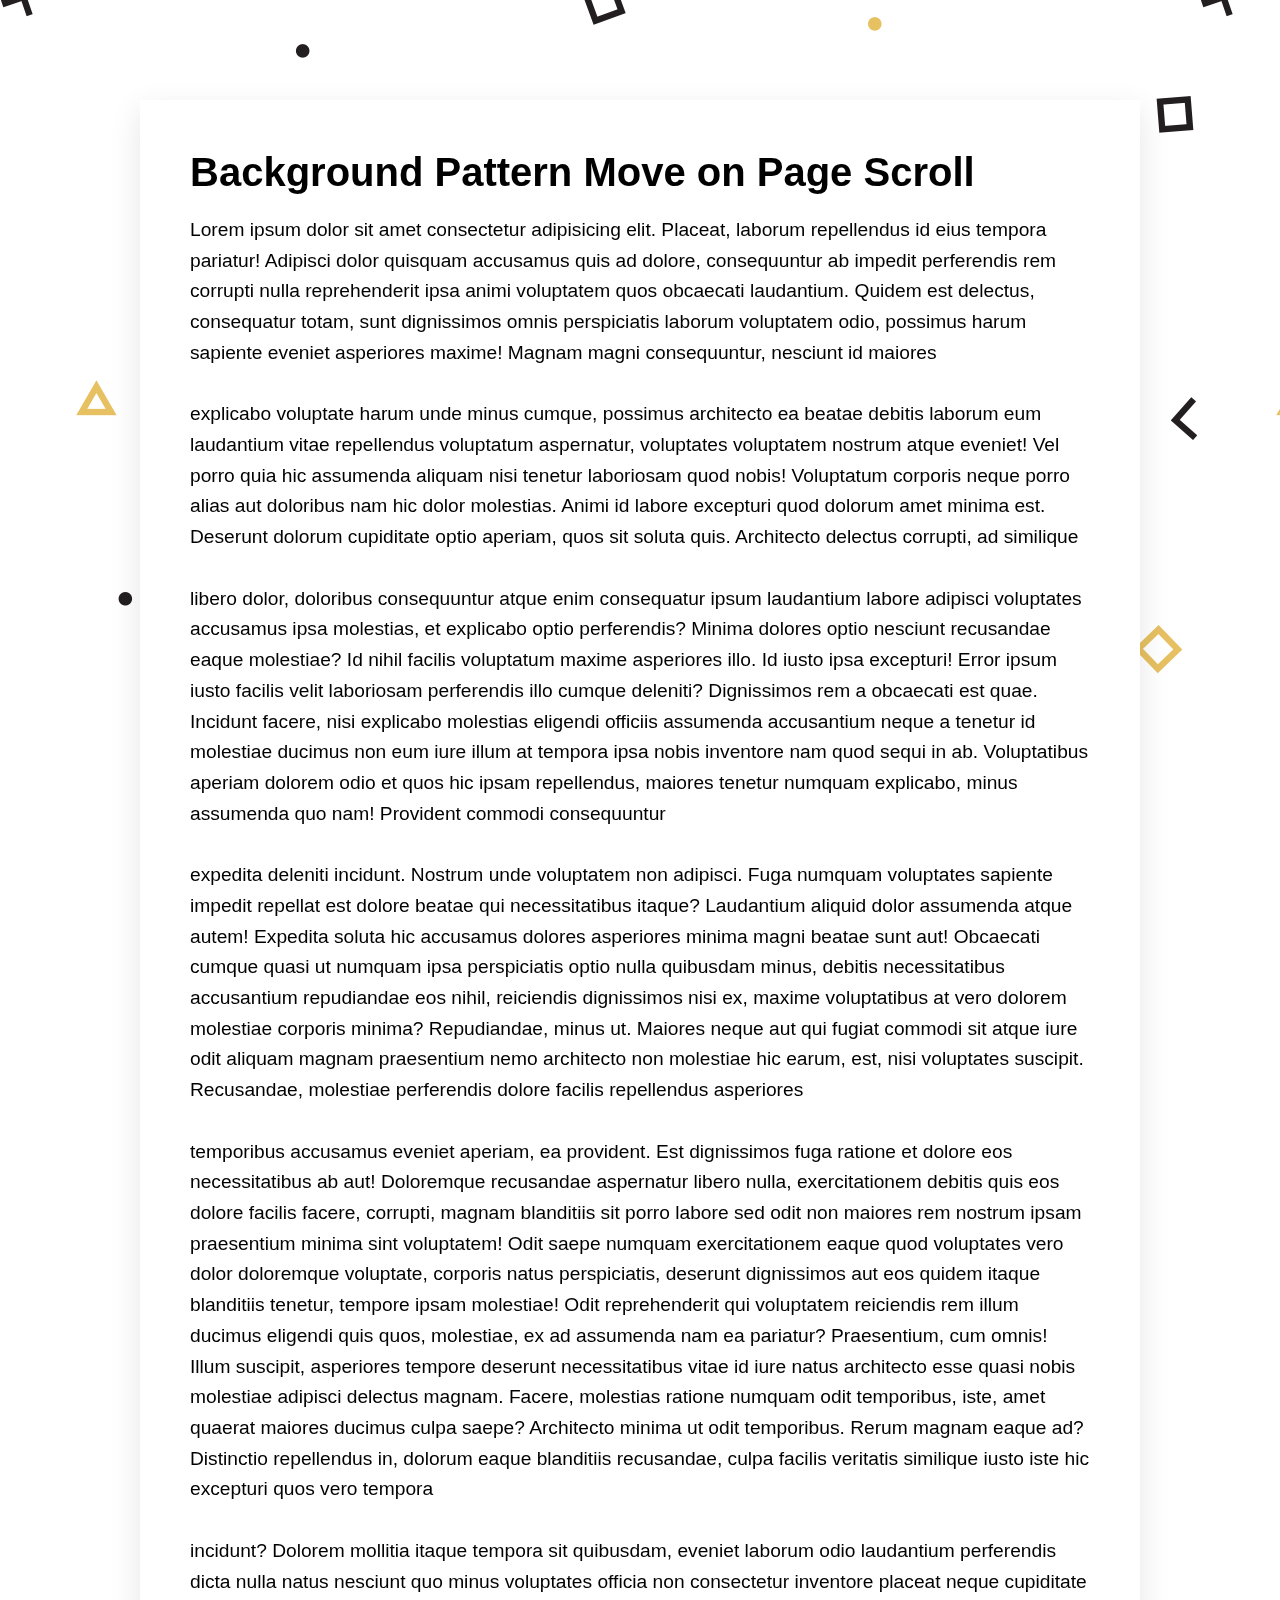
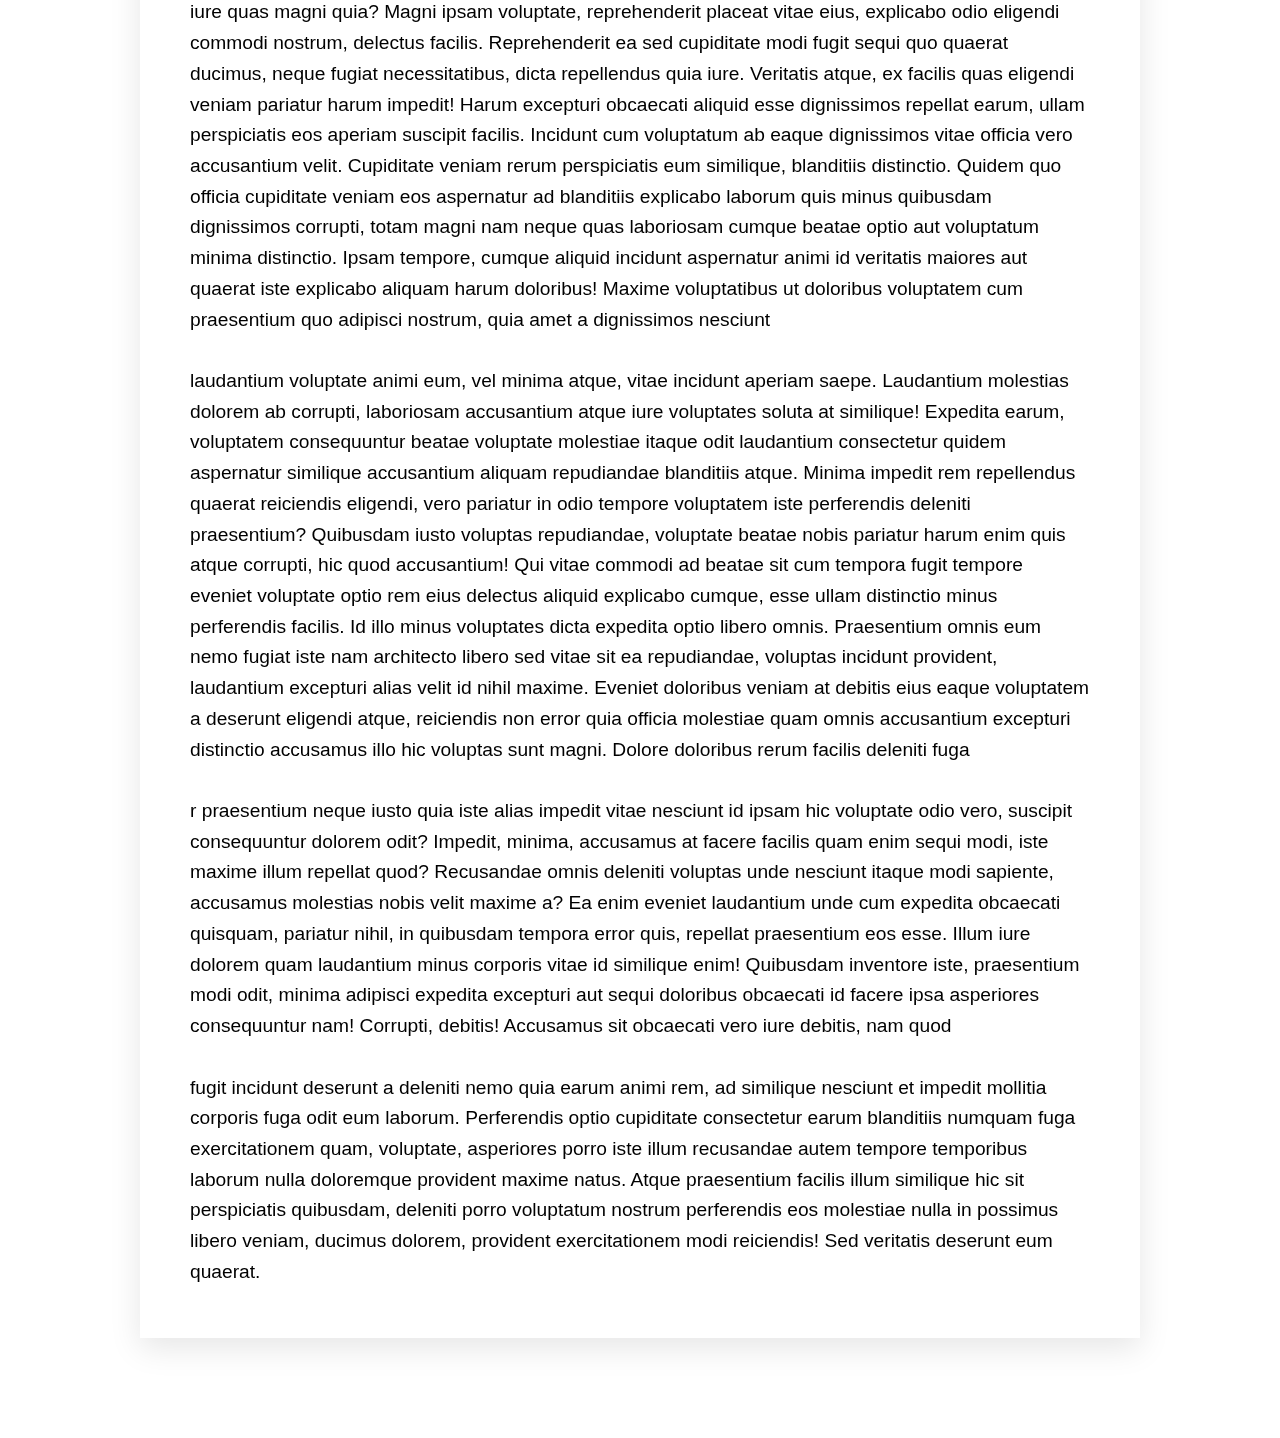
<file: Background Image Move on Page Scroll/index.html>
<!DOCTYPE html>
<html lang="en">
<head>
    <meta charset="UTF-8">
    <meta http-equiv="X-UA-Compatible" content="IE=edge">
    <meta name="viewport" content="width=device-width, initial-scale=1.0">
    <title>Background Pattern Move on Page Scroll</title>
    <link rel="stylesheet" href="style.css">
</head>
<body>
    <div id="bg"></div>
    <div class="wrapper">
        <h2>Background Pattern Move on Page Scroll</h2>
        <p>Lorem ipsum dolor sit amet consectetur adipisicing elit. Placeat, laborum repellendus id eius tempora pariatur! Adipisci dolor quisquam accusamus quis ad dolore, consequuntur ab impedit perferendis rem corrupti nulla reprehenderit ipsa animi voluptatem quos obcaecati laudantium. Quidem est delectus, consequatur totam, sunt dignissimos omnis perspiciatis laborum voluptatem odio, possimus harum sapiente eveniet asperiores maxime! Magnam magni consequuntur, nesciunt id maiores <br> <br> explicabo voluptate harum unde minus cumque, possimus architecto ea beatae debitis laborum eum laudantium vitae repellendus voluptatum aspernatur, voluptates voluptatem nostrum atque eveniet! Vel porro quia hic assumenda aliquam nisi tenetur laboriosam quod nobis! Voluptatum corporis neque porro alias aut doloribus nam hic dolor molestias. Animi id labore excepturi quod dolorum amet minima est. Deserunt dolorum cupiditate optio aperiam, quos sit soluta quis. Architecto delectus corrupti, ad similique <br> <br> libero dolor, doloribus consequuntur atque enim consequatur ipsum laudantium labore adipisci voluptates accusamus ipsa molestias, et explicabo optio perferendis? Minima dolores optio nesciunt recusandae eaque molestiae? Id nihil facilis voluptatum maxime asperiores illo. Id iusto ipsa excepturi! Error ipsum iusto facilis velit laboriosam perferendis illo cumque deleniti? Dignissimos rem a obcaecati est quae. Incidunt facere, nisi explicabo molestias eligendi officiis assumenda accusantium neque a tenetur id molestiae ducimus non eum iure illum at tempora ipsa nobis inventore nam quod sequi in ab. Voluptatibus aperiam dolorem odio et quos hic ipsam repellendus, maiores tenetur numquam explicabo, minus assumenda quo nam! Provident commodi consequuntur <br> <br> expedita deleniti incidunt. Nostrum unde voluptatem non adipisci. Fuga numquam voluptates sapiente impedit repellat est dolore beatae qui necessitatibus itaque? Laudantium aliquid dolor assumenda atque autem! Expedita soluta hic accusamus dolores asperiores minima magni beatae sunt aut! Obcaecati cumque quasi ut numquam ipsa perspiciatis optio nulla quibusdam minus, debitis necessitatibus accusantium repudiandae eos nihil, reiciendis dignissimos nisi ex, maxime voluptatibus at vero dolorem molestiae corporis minima? Repudiandae, minus ut. Maiores neque aut qui fugiat commodi sit atque iure odit aliquam magnam praesentium nemo architecto non molestiae hic earum, est, nisi voluptates suscipit. Recusandae, molestiae perferendis dolore facilis repellendus asperiores <br> <br> temporibus accusamus eveniet aperiam, ea provident. Est dignissimos fuga ratione et dolore eos necessitatibus ab aut! Doloremque recusandae aspernatur libero nulla, exercitationem debitis quis eos dolore facilis facere, corrupti, magnam blanditiis sit porro labore sed odit non maiores rem nostrum ipsam praesentium minima sint voluptatem! Odit saepe numquam exercitationem eaque quod voluptates vero dolor doloremque voluptate, corporis natus perspiciatis, deserunt dignissimos aut eos quidem itaque blanditiis tenetur, tempore ipsam molestiae! Odit reprehenderit qui voluptatem reiciendis rem illum ducimus eligendi quis quos, molestiae, ex ad assumenda nam ea pariatur? Praesentium, cum omnis! Illum suscipit, asperiores tempore deserunt necessitatibus vitae id iure natus architecto esse quasi nobis molestiae adipisci delectus magnam. Facere, molestias ratione numquam odit temporibus, iste, amet quaerat maiores ducimus culpa saepe? Architecto minima ut odit temporibus. Rerum magnam eaque ad? Distinctio repellendus in, dolorum eaque blanditiis recusandae, culpa facilis veritatis similique iusto iste hic excepturi quos vero tempora <br> <br> incidunt? Dolorem mollitia itaque tempora sit quibusdam, eveniet laborum odio laudantium perferendis dicta nulla natus nesciunt quo minus voluptates officia non consectetur inventore placeat neque cupiditate iure quas magni quia? Magni ipsam voluptate, reprehenderit placeat vitae eius, explicabo odio eligendi commodi nostrum, delectus facilis. Reprehenderit ea sed cupiditate modi fugit sequi quo quaerat ducimus, neque fugiat necessitatibus, dicta repellendus quia iure. Veritatis atque, ex facilis quas eligendi veniam pariatur harum impedit! Harum excepturi obcaecati aliquid esse dignissimos repellat earum, ullam perspiciatis eos aperiam suscipit facilis. Incidunt cum voluptatum ab eaque dignissimos vitae officia vero accusantium velit. Cupiditate veniam rerum perspiciatis eum similique, blanditiis distinctio. Quidem quo officia cupiditate veniam eos aspernatur ad blanditiis explicabo laborum quis minus quibusdam dignissimos corrupti, totam magni nam neque quas laboriosam cumque beatae optio aut voluptatum minima distinctio. Ipsam tempore, cumque aliquid incidunt aspernatur animi id veritatis maiores aut quaerat iste explicabo aliquam harum doloribus! Maxime voluptatibus ut doloribus voluptatem cum praesentium quo adipisci nostrum, quia amet a dignissimos nesciunt <br> <br> laudantium voluptate animi eum, vel minima atque, vitae incidunt aperiam saepe. Laudantium molestias dolorem ab corrupti, laboriosam accusantium atque iure voluptates soluta at similique! Expedita earum, voluptatem consequuntur beatae voluptate molestiae itaque odit laudantium consectetur quidem aspernatur similique accusantium aliquam repudiandae blanditiis atque. Minima impedit rem repellendus quaerat reiciendis eligendi, vero pariatur in odio tempore voluptatem iste perferendis deleniti praesentium? Quibusdam iusto voluptas repudiandae, voluptate beatae nobis pariatur harum enim quis atque corrupti, hic quod accusantium! Qui vitae commodi ad beatae sit cum tempora fugit tempore eveniet voluptate optio rem eius delectus aliquid explicabo cumque, esse ullam distinctio minus perferendis facilis. Id illo minus voluptates dicta expedita optio libero omnis. Praesentium omnis eum nemo fugiat iste nam architecto libero sed vitae sit ea repudiandae, voluptas incidunt provident, laudantium excepturi alias velit id nihil maxime. Eveniet doloribus veniam at debitis eius eaque voluptatem a deserunt eligendi atque, reiciendis non error quia officia molestiae quam omnis accusantium excepturi distinctio accusamus illo hic voluptas sunt magni. Dolore doloribus rerum facilis deleniti fuga <br> <br> r praesentium neque iusto quia iste alias impedit vitae nesciunt id ipsam hic voluptate odio vero, suscipit consequuntur dolorem odit? Impedit, minima, accusamus at facere facilis quam enim sequi modi, iste maxime illum repellat quod? Recusandae omnis deleniti voluptas unde nesciunt itaque modi sapiente, accusamus molestias nobis velit maxime a? Ea enim eveniet laudantium unde cum expedita obcaecati quisquam, pariatur nihil, in quibusdam tempora error quis, repellat praesentium eos esse. Illum iure dolorem quam laudantium minus corporis vitae id similique enim! Quibusdam inventore iste, praesentium modi odit, minima adipisci expedita excepturi aut sequi doloribus obcaecati id facere ipsa asperiores consequuntur nam! Corrupti, debitis! Accusamus sit obcaecati vero iure debitis, nam quod <br> <br> fugit incidunt deserunt a deleniti nemo quia earum animi rem, ad similique nesciunt et impedit mollitia corporis fuga odit eum laborum. Perferendis optio cupiditate consectetur earum blanditiis numquam fuga exercitationem quam, voluptate, asperiores porro iste illum recusandae autem tempore temporibus laborum nulla doloremque provident maxime natus. Atque praesentium facilis illum similique hic sit perspiciatis quibusdam, deleniti porro voluptatum nostrum perferendis eos molestiae nulla in possimus libero veniam, ducimus dolorem, provident exercitationem modi reiciendis! Sed veritatis deserunt eum quaerat.</p>
        <script type="text/javascript">
            var bgPattern = document.getElementById("bg")
            window.addEventListener("scroll", function(){
                bgPattern.style.backgroundPosition = +window.pageYOffset+"px";
            })
        </script>
    </div>
</body>
</html>
</file>
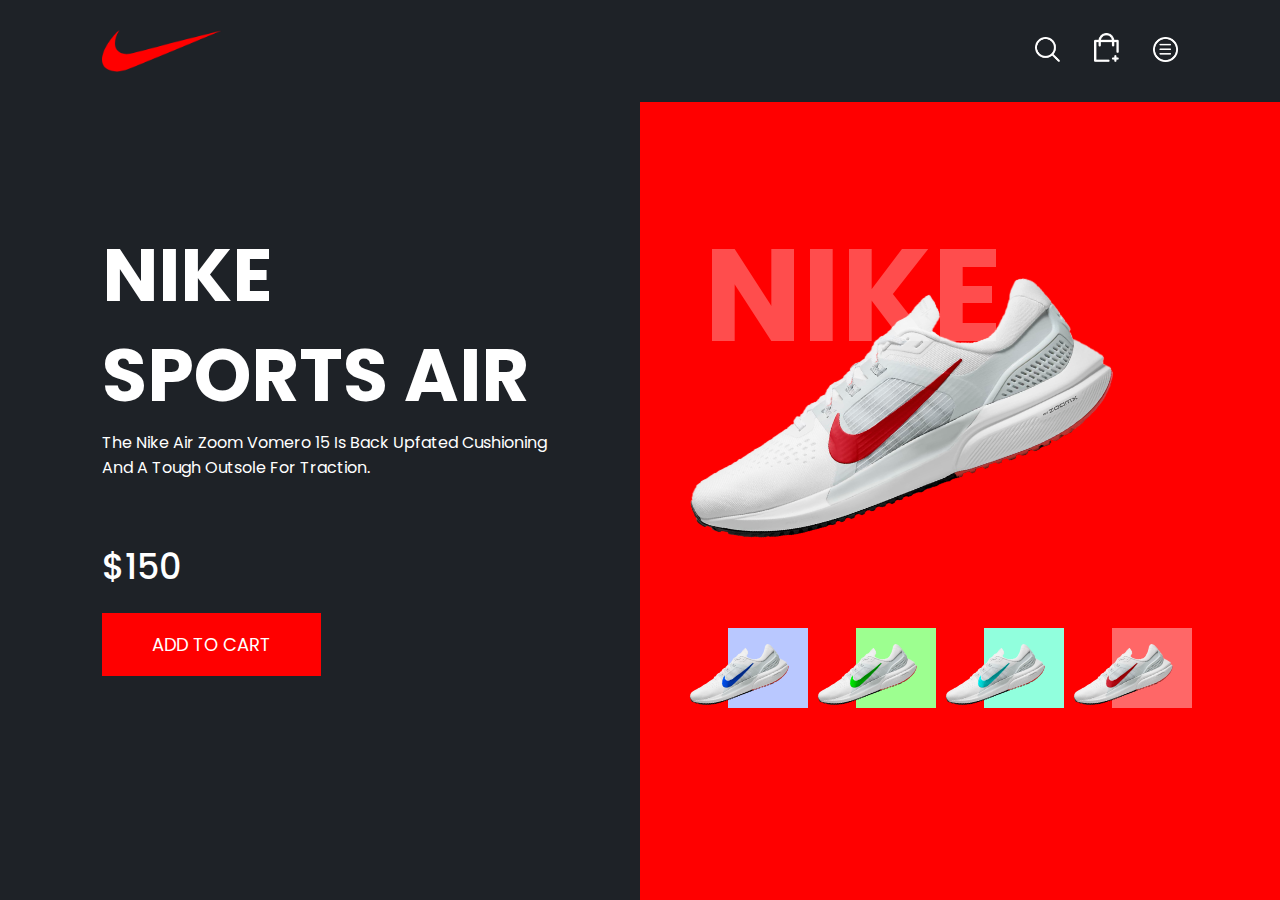
<file: Nike shopping page/index.html>
<!DOCTYPE html>
<html lang="en">
<head>
    <meta charset="UTF-8">
    <meta http-equiv="X-UA-Compatible" content="IE=edge">
    <meta name="viewport" content="width=device-width, initial-scale=1.0">
    <link rel="preconnect" href="https://fonts.googleapis.com">
    <link rel="preconnect" href="https://fonts.gstatic.com" crossorigin>
    <link href="https://fonts.googleapis.com/css2?family=Poppins:ital,wght@1,700&display=swap" rel="stylesheet">
    <link rel="stylesheet" href="styles.css">
    <title>Nike</title>
</head>
<body>
    <div class="container">
        <nav>
            <img src="img/logo.png" class="logo">
            <div class="nav-icons">
                <img src="img/search.png" alt="">
                <img src="img/cart.png" alt="">
                <img src="img/menu.png" alt="">
            </div>
        </nav>

        <div class="row">
            <div class="col-1">
                <h1>NIKE <br> SPORTS AIR</h1>
                <p>The Nike Air Zoom Vomero 15 Is Back Upfated Cushioning <br> And A Tough Outsole For Traction.</p>
                <h2>$150</h2>
                <button type="button">ADD TO CART</button>
            </div>
            <div class="col-2">
                <div class="feature-img">
                    <img src="img/nike.png" alt="">
                </div>
                <div class="small-img-row">
                    <div class="small-img"><img src="img/nike-b.png" alt=""></div>
                    <div class="small-img"><img src="img/nike-g.png" alt=""></div>
                    <div class="small-img"><img src="img/nike-s.png" alt=""></div>
                    <div class="small-img"><img src="img/nike.png" alt=""></div>
                </div>
                <h2>NIKE</h2>
            </div>
        </div>

    </div>
</body>
</html>
</file>
<file: Background Image Move on Page Scroll/style.css>
*{
    margin: 0;
    padding: 0;
    box-sizing: border-box;
    font-family: 'Poppins', sans-serif;
}
#bg{
    position: fixed;
    top: 0;
    left: 0;
    width: 100%;
    height: 100%;
    background: url(pattern.png);
    background-repeat: repeat;
    background-size: 1200px;
}
.wrapper{
    position: relative;
    width: 1000px;
    margin: 100px auto;
    z-index: 1;
    background: #fff;
    padding: 50px;
    box-shadow: 0 10px 30px rgba(0, 0, 0, 0.1);
}
.wrapper h2{ 
    font-size: 2.5em;
    margin-bottom: 20px;
}
.wrapper p{ 
    font-size: 1.2em;
    line-height: 1.6em;
}
</file>
<file: Nike shopping page/styles.css>
* {
    margin: 0;
    padding: 0;
    box-sizing: border-box;
    font-family: 'Poppins', sans-serif;
}
.container{
    width: 100%;
    height: 100vh;
    background: #1e2227;
    color: #fff;
}
nav{
    display: flex;
    align-items: center;
    justify-content: space-between;
    padding: 30px 8%;
    position: fixed;
    top: 0;
    width: 100%;
    background: #1e2227;
    z-index: 1;
}
.logo{
    width: 120px;
    cursor: pointer;
}
.nav-icons img{
    width: 25px;
    margin-left: 30px;
    cursor: pointer;
}
.row{
    height: 100%;
    width: 100%;
    display: flex;
}
.col-1, .col-2{
    flex-basis: 50%;
    height: 100%;
    display: flex;
    justify-content: center;
    flex-direction: column;
}
.col-2{
    background: red;
    padding-top: 8%;
    position: relative;
}
.col-1{
    padding-left: 8%;
}
.col-1 h1{
    font-size: 74px;
    line-height: 100px;
    margin-bottom: 5px;
}
.col-1 h2{
    font-size: 35px;
    margin-top: 60px;
    font-weight: 500;
}
button{
    display: inline-block;
    width: fit-content;
    padding: 18px 50px;
    background: red;
    border: none;
    color: #fff;
    font-size: 18px;
    margin-top: 20px;
    cursor: pointer;
    transition: transform 0.5s;
}
feature-img{
    width: 100%;
    text-align: center;
}
.feature-img img{
    width: 80%;
    transform: rotate(-20deg);
}
.small-img-row{
    display: flex;
    width: 80%;
    margin: 70px auto 0;
    align-items: center;
    justify-content: space-around;
}
.small-img{
    width: 80px;
    height: 80px;
    background: #ccc;
}
.small-img img{
    width: 120px;
    transform: translate(-50px, 20px) rotate(-20deg);
}
.small-img:nth-child(1){
    background: #b9c8ff;
}
.small-img:nth-child(2){
    background: #9dff90;
}
.small-img:nth-child(3){
    background: #91ffdd;
}
.small-img:nth-child(4){               
    background: #ff6767;
}
.col-2 h2{
    position: absolute;
    left: 10%;
    top: 22%;
    font-size: 130px;
    opacity: 0.3;
}
button:hover{
    background: #aa0505;
    transform: translateY(-5px);
}
</file>
